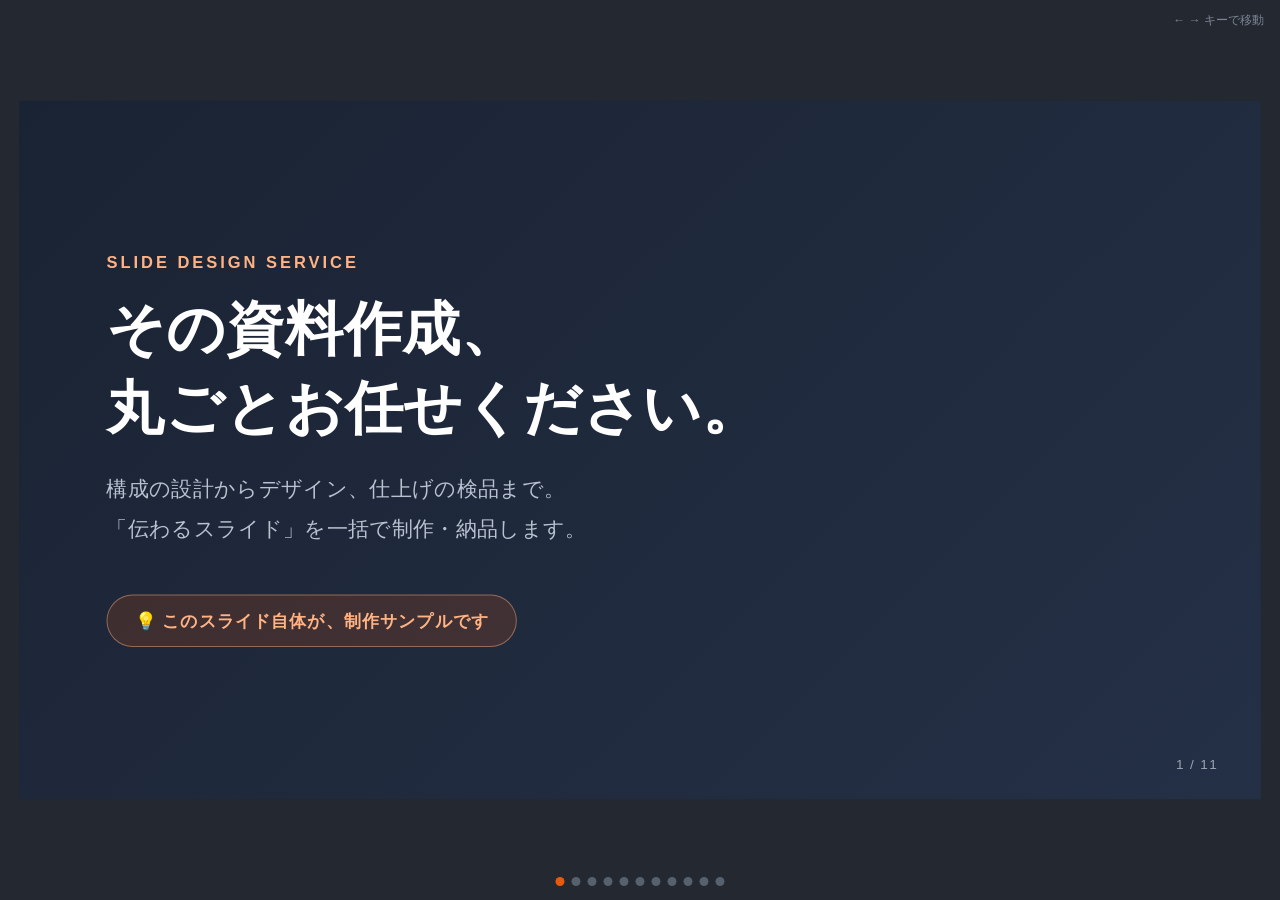
<file: works/slide-deck/index.html>
<!DOCTYPE html>
<html lang="ja">
<head>
<meta charset="UTF-8">
<meta name="viewport" content="width=device-width, initial-scale=1.0">
<title>スライド作成代行｜サービス紹介</title>
<style>
  :root{
    --ink:#1a2333;
    --sub:#5a6678;
    --accent:#e8590c;
    --accent-soft:#fff0e6;
    --bg:#f7f8fa;
    --card:#ffffff;
    --line:#e3e7ee;
  }
  *{margin:0;padding:0;box-sizing:border-box;}
  html,body{height:100%;background:#242830;font-family:"Hiragino Sans","Hiragino Kaku Gothic ProN","Yu Gothic",sans-serif;overflow:hidden;}
  #stage{position:fixed;inset:0;display:flex;align-items:center;justify-content:center;}
  .deck{width:1280px;height:720px;position:relative;transform-origin:center center;}
  .slide{
    position:absolute;inset:0;background:var(--bg);color:var(--ink);
    display:none;flex-direction:column;padding:70px 90px;overflow:hidden;
  }
  .slide.active{display:flex;}
  .kicker{
    font-size:17px;font-weight:700;letter-spacing:.18em;color:var(--accent);
    margin-bottom:18px;text-transform:uppercase;
  }
  h1{font-size:54px;line-height:1.35;font-weight:800;letter-spacing:.01em;}
  h2{font-size:42px;line-height:1.4;font-weight:800;margin-bottom:14px;}
  .lead{font-size:22px;color:var(--sub);line-height:1.9;margin-top:22px;}
  .num{
    position:absolute;bottom:28px;right:44px;font-size:14px;color:#9aa4b2;
    font-variant-numeric:tabular-nums;letter-spacing:.1em;
  }
  .brand{position:absolute;bottom:28px;left:44px;font-size:13px;color:#9aa4b2;letter-spacing:.08em;}
  .grow{flex:1;display:flex;flex-direction:column;justify-content:center;}
  /* cards */
  .cards{display:flex;gap:26px;margin-top:44px;}
  .card{
    flex:1;background:var(--card);border:1px solid var(--line);border-radius:16px;
    padding:34px 30px;box-shadow:0 2px 10px rgba(26,35,51,.05);
  }
  .card .icon{
    width:52px;height:52px;border-radius:12px;background:var(--accent-soft);
    display:flex;align-items:center;justify-content:center;font-size:26px;margin-bottom:20px;
  }
  .card h3{font-size:23px;font-weight:800;margin-bottom:12px;line-height:1.5;}
  .card p{font-size:17px;color:var(--sub);line-height:1.85;}
  /* steps */
  .steps{display:flex;gap:0;margin-top:48px;align-items:stretch;}
  .step{flex:1;position:relative;background:var(--card);border:1px solid var(--line);border-radius:14px;padding:26px 20px;margin-right:34px;}
  .step:last-child{margin-right:0;}
  .step:not(:last-child)::after{
    content:"›";position:absolute;right:-27px;top:50%;transform:translateY(-50%);
    font-size:30px;color:#c3cad4;font-weight:700;
  }
  .step .no{font-size:14px;font-weight:800;color:var(--accent);letter-spacing:.12em;margin-bottom:10px;}
  .step h3{font-size:19px;font-weight:800;margin-bottom:8px;}
  .step p{font-size:14.5px;color:var(--sub);line-height:1.7;}
  /* cover */
  .cover{background:linear-gradient(135deg,#1a2333 0%,#243046 100%);color:#fff;justify-content:center;}
  .cover .kicker{color:#ffb385;}
  .cover h1{color:#fff;font-size:60px;}
  .cover .lead{color:#b8c2d0;}
  .cover .badge{
    display:inline-block;margin-top:46px;background:rgba(232,89,12,.16);border:1px solid rgba(255,179,133,.45);
    color:#ffb385;font-size:18px;font-weight:700;padding:14px 28px;border-radius:999px;letter-spacing:.04em;
  }
  /* big statement */
  .statement{justify-content:center;text-align:center;align-items:center;}
  .statement h2{font-size:50px;}
  .statement .accent{color:var(--accent);}
  /* two-col */
  .cols{display:flex;gap:50px;margin-top:40px;align-items:flex-start;}
  .cols .col{flex:1;}
  ul.clean{list-style:none;}
  ul.clean li{
    font-size:20px;line-height:1.7;padding:16px 0 16px 40px;position:relative;border-bottom:1px solid var(--line);
  }
  ul.clean li::before{
    content:"✓";position:absolute;left:6px;color:var(--accent);font-weight:800;
  }
  /* principle grid */
  .grid4{display:grid;grid-template-columns:1fr 1fr;gap:22px;margin-top:42px;}
  .grid4 .cell{background:var(--card);border:1px solid var(--line);border-radius:14px;padding:26px 28px;display:flex;gap:20px;align-items:flex-start;}
  .grid4 .cell .icon{font-size:26px;background:var(--accent-soft);border-radius:10px;width:48px;height:48px;flex:none;display:flex;align-items:center;justify-content:center;}
  .grid4 .cell h3{font-size:20px;font-weight:800;margin-bottom:6px;}
  .grid4 .cell p{font-size:15.5px;color:var(--sub);line-height:1.75;}
  /* nav */
  #nav{
    position:fixed;bottom:14px;left:50%;transform:translateX(-50%);
    display:flex;gap:7px;z-index:10;
  }
  #nav .dot{width:9px;height:9px;border-radius:50%;background:#57606d;cursor:pointer;}
  #nav .dot.on{background:#e8590c;}
  .hint{position:fixed;top:12px;right:16px;color:#7c8595;font-size:12px;z-index:10;}
  /* ===== print / PDF ===== */
  @page{size:1280px 720px;margin:0;}
  @media print{
    html,body{overflow:visible;background:#fff;height:auto;}
    #stage{position:static;display:block;}
    .deck{width:1280px;height:auto;transform:none !important;}
    .slide{
      display:flex !important;position:relative;inset:auto;
      width:1280px;height:720px;page-break-after:always;break-after:page;
    }
    #nav,.hint{display:none !important;}
  }
</style>
</head>
<body>
<div id="stage"><div class="deck" id="deck">

  <!-- 1. 表紙 -->
  <section class="slide cover active">
    <div class="grow" style="align-items:flex-start;">
      <div class="kicker">SLIDE DESIGN SERVICE</div>
      <h1>その資料作成、<br>丸ごとお任せください。</h1>
      <p class="lead">構成の設計からデザイン、仕上げの検品まで。<br>「伝わるスライド」を一括で制作・納品します。</p>
      <div class="badge">💡 このスライド自体が、制作サンプルです</div>
    </div>
    <div class="num">1 / 11</div>
  </section>

  <!-- 2. 悩み -->
  <section class="slide">
    <div class="kicker">PROBLEM</div>
    <h2>こんなお悩み、ありませんか？</h2>
    <div class="grow">
      <div class="cards">
        <div class="card">
          <div class="icon">⏰</div>
          <h3>資料づくりで<br>半日つぶれる</h3>
          <p>本業に使うべき時間が、パワポとの格闘に消えていく。終わる頃にはヘトヘトに。</p>
        </div>
        <div class="card">
          <div class="icon">🎨</div>
          <h3>社内に「作れる人」が<br>いない</h3>
          <p>内容は固まっているのに、見栄えの整った資料に仕上げられる人がいない。</p>
        </div>
        <div class="card">
          <div class="icon">💸</div>
          <h3>外注は高くて、<br>直しが遅い</h3>
          <p>制作会社は見積りが高額。1箇所の修正に数日待たされることも。</p>
        </div>
      </div>
    </div>
    <div class="brand">スライド作成代行</div><div class="num">2 / 11</div>
  </section>

  <!-- 3. 結論 -->
  <section class="slide statement">
    <div class="kicker">SOLUTION</div>
    <h2>「伝わるスライド」を、<span class="accent">速く。</span></h2>
    <p class="lead">構成設計 → デザイン → 検品まで一括対応。<br>お渡しいただくのは「伝えたい内容」だけで大丈夫です。</p>
    <div class="brand">スライド作成代行</div><div class="num">3 / 11</div>
  </section>

  <!-- 4. 特徴1 -->
  <section class="slide">
    <div class="kicker">FEATURE 01</div>
    <h2>初稿までが、速い。</h2>
    <div class="grow">
      <p class="lead" style="margin-top:0;">AIを組み込んだ独自の制作フローで、従来の資料制作より大幅に短いリードタイムで初稿をお届けします。<br>お急ぎの登壇・商談にも、まずはご相談ください。</p>
      <div class="cards" style="margin-top:40px;">
        <div class="card">
          <div class="icon">⚡</div>
          <h3>制作フローを自動化</h3>
          <p>レイアウト調整や体裁チェックなど「時間を食う単純作業」を自動化し、中身の質に時間を使います。</p>
        </div>
        <div class="card">
          <div class="icon">📅</div>
          <h3>納期は事前に確約</h3>
          <p>ヒアリング時にスケジュールを提示し、合意した納期を守ります。進捗も随時ご報告します。</p>
        </div>
      </div>
    </div>
    <div class="brand">スライド作成代行</div><div class="num">4 / 11</div>
  </section>

  <!-- 5. 特徴2 -->
  <section class="slide">
    <div class="kicker">FEATURE 02</div>
    <h2>「1スライド＝1メッセージ」で、伝わる。</h2>
    <div class="grow">
      <div class="grid4">
        <div class="cell"><div class="icon">🎯</div><div><h3>情報を詰め込まない</h3><p>1枚に言いたいことは1つだけ。聞き手が迷わない構成に設計します。</p></div></div>
        <div class="cell"><div class="icon">📊</div><div><h3>文字より、図解</h3><p>文章の羅列は図・チャートに変換。パッと見て伝わる形にします。</p></div></div>
        <div class="cell"><div class="icon">🔍</div><div><h3>全枚数を検品</h3><p>文字のはみ出し・崩れ・表記ゆれを全スライドチェックしてから納品します。</p></div></div>
        <div class="cell"><div class="icon">🧭</div><div><h3>流れから設計</h3><p>いきなり作り始めず、「誰に・何を・どの順で」の構成案からご確認いただきます。</p></div></div>
      </div>
    </div>
    <div class="brand">スライド作成代行</div><div class="num">5 / 11</div>
  </section>

  <!-- 6. 特徴3 -->
  <section class="slide">
    <div class="kicker">FEATURE 03</div>
    <h2>修正のやり取りが、軽い。</h2>
    <div class="grow">
      <p class="lead" style="margin-top:0;">制作を内製フローで完結させているため、修正サイクルが速いのが強みです。<br>「ここの言い回しを変えたい」「この1枚だけ差し替えたい」に、すぐ対応します。</p>
      <div class="cards" style="margin-top:40px;">
        <div class="card">
          <div class="icon">💬</div>
          <h3>気軽に言える距離感</h3>
          <p>修正依頼はチャットで一言でOK。「言いづらいから妥協する」をなくします。</p>
        </div>
        <div class="card">
          <div class="icon">🔁</div>
          <h3>直しの往復が速い</h3>
          <p>軽微な修正は最短即日で反映。商談前日の「あと1枚だけ」にも対応できます。</p>
        </div>
      </div>
    </div>
    <div class="brand">スライド作成代行</div><div class="num">6 / 11</div>
  </section>

  <!-- 7. フロー -->
  <section class="slide">
    <div class="kicker">PROCESS</div>
    <h2>ご依頼から納品までの流れ</h2>
    <div class="grow">
      <div class="steps">
        <div class="step"><div class="no">STEP 1</div><h3>ヒアリング</h3><p>用途・聞き手・伝えたい結論を確認。メモや箇条書きのままで大丈夫です。</p></div>
        <div class="step"><div class="no">STEP 2</div><h3>構成案の確認</h3><p>スライドの流れ（目次案）を先にお見せし、方向性を合意してから作ります。</p></div>
        <div class="step"><div class="no">STEP 3</div><h3>初稿お届け</h3><p>全スライドをデザインまで仕上げた状態でお届けします。</p></div>
        <div class="step"><div class="no">STEP 4</div><h3>修正 → 納品</h3><p>フィードバックを反映して完成。納品形式はご相談ください（PDF等）。</p></div>
      </div>
      <p class="lead" style="font-size:18px;margin-top:36px;">※ 途中経過は随時共有します。「出来上がるまで見えない」不安はありません。</p>
    </div>
    <div class="brand">スライド作成代行</div><div class="num">7 / 11</div>
  </section>

  <!-- 8. 対応範囲 -->
  <section class="slide">
    <div class="kicker">SCOPE</div>
    <h2>対応できる資料</h2>
    <div class="grow">
      <div class="cols">
        <div class="col">
          <ul class="clean">
            <li>セミナー・研修・勉強会のスライド</li>
            <li>営業資料・サービス提案書</li>
            <li>会社説明・採用ピッチ資料</li>
          </ul>
        </div>
        <div class="col">
          <ul class="clean">
            <li>登壇・プレゼン用スライド</li>
            <li>既存資料のデザイン刷新</li>
            <li>マニュアル・説明資料の図解化</li>
          </ul>
        </div>
      </div>
      <p class="lead" style="font-size:18px;margin-top:36px;">上記以外も、まずはお気軽にご相談ください。</p>
    </div>
    <div class="brand">スライド作成代行</div><div class="num">8 / 11</div>
  </section>

  <!-- 9. デザイン原則 -->
  <section class="slide">
    <div class="kicker">QUALITY</div>
    <h2>品質を支える、4つのデザイン原則</h2>
    <div class="grow">
      <div class="grid4">
        <div class="cell"><div class="icon">⬜</div><div><h3>余白で読ませる</h3><p>詰め込まず、視線が自然に流れる余白を設計します。</p></div></div>
        <div class="cell"><div class="icon">🔠</div><div><h3>情報に階層をつける</h3><p>見出し・本文・補足のメリハリで、3秒で要点が掴めるように。</p></div></div>
        <div class="cell"><div class="icon">🎨</div><div><h3>色は絞って使う</h3><p>基本色＋強調色のみ。派手さではなく「見やすさ」を優先します。</p></div></div>
        <div class="cell"><div class="icon">🔢</div><div><h3>数字と図で語る</h3><p>主張には根拠を。データは表よりグラフ・図解で示します。</p></div></div>
      </div>
    </div>
    <div class="brand">スライド作成代行</div><div class="num">9 / 11</div>
  </section>

  <!-- 10. 料金 -->
  <section class="slide">
    <div class="kicker">PRICE</div>
    <h2>料金・納期について</h2>
    <div class="grow">
      <p class="lead" style="margin-top:0;">枚数・内容・素材の有無によって最適なお見積りをご提案します。<br>「だいたいこんな内容で、何枚くらい」の概要だけで概算をお出しできます。</p>
      <div class="cards" style="margin-top:40px;">
        <div class="card">
          <div class="icon">📩</div>
          <h3>お見積りは無料</h3>
          <p>ご相談・お見積りに費用はかかりません。比較検討の材料としてもどうぞ。</p>
        </div>
        <div class="card">
          <div class="icon">🤝</div>
          <h3>追加費用は事前合意</h3>
          <p>作業範囲が変わる場合は必ず事前にご相談。「あとから請求」は行いません。</p>
        </div>
      </div>
    </div>
    <div class="brand">スライド作成代行</div><div class="num">10 / 11</div>
  </section>

  <!-- 11. CTA -->
  <section class="slide cover statement">
    <div class="kicker" style="color:#ffb385;">CONTACT</div>
    <h2 style="color:#fff;">まずは、メッセージで<br>お気軽にご相談ください。</h2>
    <p class="lead">「こんな資料を作りたい」の一言で大丈夫です。<br>このスライドと同じ品質で、あなたの資料をお作りします。</p>
    <div class="num">11 / 11</div>
  </section>

</div></div>

<div id="nav"></div>
<div class="hint">← → キーで移動</div>

<script>
  const slides=[...document.querySelectorAll('.slide')];
  const nav=document.getElementById('nav');
  let cur=0;
  slides.forEach((_,i)=>{
    const d=document.createElement('div');
    d.className='dot'+(i===0?' on':'');
    d.onclick=()=>go(i);
    nav.appendChild(d);
  });
  const dots=[...nav.children];
  function go(i){
    if(i<0||i>=slides.length)return;
    slides[cur].classList.remove('active');dots[cur].classList.remove('on');
    cur=i;
    slides[cur].classList.add('active');dots[cur].classList.add('on');
  }
  document.addEventListener('keydown',e=>{
    if(e.key==='ArrowRight'||e.key===' ')go(cur+1);
    if(e.key==='ArrowLeft')go(cur-1);
  });
  document.getElementById('stage').addEventListener('click',e=>{
    if(e.target.closest('#nav'))return;
    go(e.clientX>innerWidth/2?cur+1:cur-1);
  });
  function fit(){
    const s=Math.min(innerWidth/1280,innerHeight/720)*0.97;
    document.getElementById('deck').style.transform=`scale(${s})`;
  }
  fit();addEventListener('resize',fit);
</script>
</body>
</html>
</file>
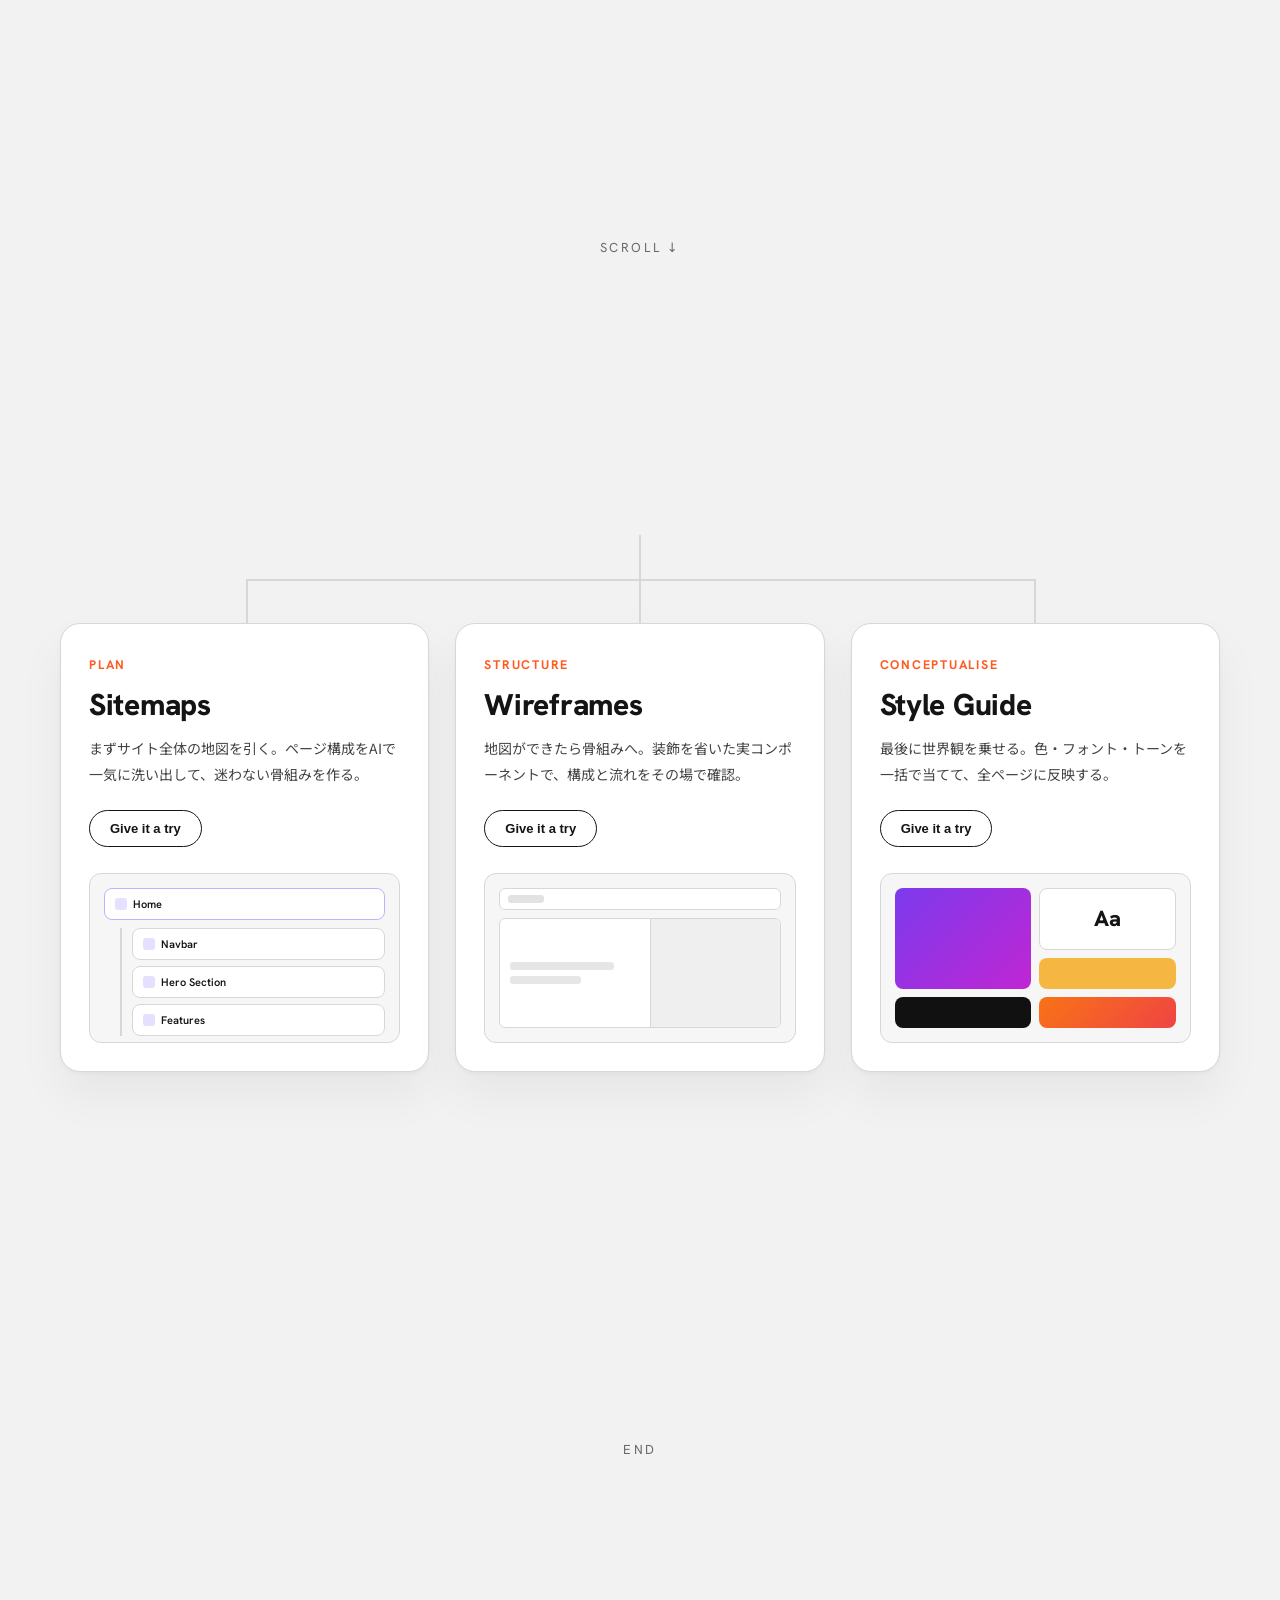
<file: cards-proto.html>
<!DOCTYPE html>
<!-- _AI_ 実験台：relume風「3カード＋ツリー線」セクション試作（2026-07-08）ダミー文言 -->
<html lang="ja">
<head>
<meta charset="UTF-8">
<meta name="viewport" content="width=device-width, initial-scale=1.0">
<title>Cards Proto — RUKA</title>
<link rel="preconnect" href="https://fonts.googleapis.com">
<link rel="preconnect" href="https://fonts.gstatic.com" crossorigin>
<link href="https://fonts.googleapis.com/css2?family=Hanken+Grotesk:wght@400;500;600;700;800&family=Noto+Sans+JP:wght@400;500;700&display=swap" rel="stylesheet">
<style>
  :root{
    --paper:#f2f2f2; --ink:#141414; --sub:#6b6b6b; --line:#d7d7d7; --card:#fff;
    --accent:#ff5a1f; --wire:#8b7bff;
    --ease:cubic-bezier(.22,1,.36,1);
    --font-en:"Hanken Grotesk",system-ui,sans-serif;
    --font-jp:"Noto Sans JP",system-ui,sans-serif;
  }
  *{margin:0;padding:0;box-sizing:border-box;}
  html,body{background:var(--paper);color:var(--ink);font-family:var(--font-en);-webkit-font-smoothing:antialiased;}
  body{overflow-x:hidden;}
  .spacer{height:55vh; display:grid; place-items:center; color:var(--sub); font-size:13px; letter-spacing:.2em; text-transform:uppercase;}

  .cards{ max-width:1240px; margin:0 auto; padding:40px 40px 130px; position:relative; }

  /* ===== ツリー線（CSSライン＋scaleで描画） ===== */
  .tree{ position:relative; height:88px; }
  .tree .ln{ position:absolute; background:var(--line); }
  .trunk{ top:0; left:50%; width:2px; height:44px; transform:translateX(-50%) scaleY(0); transform-origin:top center;
          transition:transform .5s var(--ease); }
  .branch{ top:44px; left:16%; right:16%; height:2px; transform:scaleX(0); transform-origin:center;
           transition:transform .7s var(--ease) .35s; }
  .drop{ top:44px; width:2px; height:44px; transform:scaleY(0); transform-origin:top center; }
  .drop.d1{ left:16%; transition:transform .4s var(--ease) .95s; }
  .drop.d2{ left:50%; transform:translateX(-50%) scaleY(0); transition:transform .4s var(--ease) 1.05s; }
  .drop.d3{ left:84%; transition:transform .4s var(--ease) 1.15s; }

  .cards.in .trunk{ transform:translateX(-50%) scaleY(1); }
  .cards.in .branch{ transform:scaleX(1); }
  .cards.in .drop.d1{ transform:scaleY(1); }
  .cards.in .drop.d2{ transform:translateX(-50%) scaleY(1); }
  .cards.in .drop.d3{ transform:scaleY(1); }

  /* ===== 3カード ===== */
  .grid{ display:grid; grid-template-columns:repeat(3,1fr); gap:26px; }
  .ccard{
    background:var(--card); border:1px solid var(--line); border-radius:20px; padding:32px 28px 28px;
    display:flex; flex-direction:column; box-shadow:0 2px 4px rgba(0,0,0,.03), 0 24px 48px rgba(0,0,0,.05);
    opacity:0; transform:translateY(40px); transition:opacity .7s var(--ease), transform .7s var(--ease);
  }
  .cards.in .ccard{ opacity:1; transform:none; }
  /* 線が各カードに届いてから立ち上がる（drop d1〜d3完了後） */
  .cards.in .ccard:nth-child(1){ transition-delay:1.20s; }
  .cards.in .ccard:nth-child(2){ transition-delay:1.33s; }
  .cards.in .ccard:nth-child(3){ transition-delay:1.46s; }

  .eyebrow{ font-size:12.5px; letter-spacing:.14em; text-transform:uppercase; font-weight:700; color:var(--accent); margin-bottom:12px; }
  .ccard h3{ font-size:30px; font-weight:800; letter-spacing:-.01em; margin-bottom:12px; }
  .ccard .desc{ font-family:var(--font-jp); font-size:14px; line-height:1.85; color:#444; margin-bottom:22px; }
  .try{ align-self:flex-start; font-size:13px; font-weight:700; padding:10px 20px; border-radius:999px;
        border:1px solid var(--ink); background:transparent; color:var(--ink); cursor:pointer;
        transition:background .3s var(--ease), color .3s var(--ease); margin-bottom:26px; }
  .try:hover{ background:var(--ink); color:#fff; }

  /* ミニプレビュー */
  .pv{ margin-top:auto; background:#f6f6f6; border:1px solid var(--line); border-radius:12px; padding:14px; height:170px; overflow:hidden; }

  /* サイトマップ・ツリー（カード1） */
  .sm{ display:flex; flex-direction:column; gap:8px; }
  .sm .node{ background:#fff; border:1px solid var(--line); border-radius:8px; padding:8px 10px; font-size:11px; font-weight:600; display:flex; align-items:center; gap:6px; }
  .sm .node.root{ border-color:#bcb3ff; }
  .sm .kids{ margin-left:16px; display:flex; flex-direction:column; gap:6px; border-left:2px solid var(--line); padding-left:10px; }
  .sm .dot{ width:12px; height:12px; border-radius:3px; background:#e4e0ff; display:inline-block; }

  /* ワイヤーフレーム（カード2） */
  .wf{ display:flex; flex-direction:column; gap:8px; height:100%; }
  .wf .bar{ background:#fff; border:1px solid var(--line); border-radius:6px; }
  .wf .top{ height:22px; display:flex; align-items:center; padding:0 8px; }
  .wf .top::before{ content:""; width:36px; height:8px; background:#e2e2e2; border-radius:3px; }
  .wf .hero{ flex:1; background:#fff; border:1px solid var(--line); border-radius:6px; display:flex; }
  .wf .hero .l{ flex:1; padding:10px; display:flex; flex-direction:column; gap:6px; justify-content:center; }
  .wf .hero .l i{ height:8px; background:#e6e6e6; border-radius:3px; display:block; }
  .wf .hero .l i:nth-child(1){ width:80%; } .wf .hero .l i:nth-child(2){ width:55%; }
  .wf .hero .r{ flex:1; background:#efefef; border-left:1px solid var(--line); border-radius:0 6px 6px 0; }

  /* スタイルガイド（カード3） */
  .sg{ display:grid; grid-template-columns:1fr 1fr; gap:8px; height:100%; }
  .sg .swatch{ border-radius:8px; }
  .sg .s1{ background:linear-gradient(135deg,#7c3aed,#c026d3); grid-row:span 2; }
  .sg .s2{ background:#111; } .sg .s3{ background:#f5b642; }
  .sg .s4{ background:linear-gradient(135deg,#f97316,#ef4444); }
  .sg .type{ background:#fff; border:1px solid var(--line); border-radius:8px; display:grid; place-items:center; font-size:22px; font-weight:800; color:var(--ink); }

  @media (max-width:860px){
    .grid{ grid-template-columns:1fr; gap:44px; }
    .tree{ display:none; }   /* 縦積みでは線を隠す */
    .ccard{ transform:translateY(30px); }
  }
  @media (prefers-reduced-motion:reduce){
    .ccard{ opacity:1; transform:none; }
    .ln{ transform:none !important; }
  }
</style>
</head>
<body>

<div class="spacer">Scroll ↓</div>

<section class="cards" id="cards">
  <!-- ツリー線 -->
  <div class="tree">
    <div class="ln trunk"></div>
    <div class="ln branch"></div>
    <div class="ln drop d1"></div>
    <div class="ln drop d2"></div>
    <div class="ln drop d3"></div>
  </div>

  <div class="grid">
    <!-- カード1：Plan / Sitemaps -->
    <article class="ccard">
      <div class="eyebrow">Plan</div>
      <h3>Sitemaps</h3>
      <p class="desc">まずサイト全体の地図を引く。ページ構成をAIで一気に洗い出して、迷わない骨組みを作る。</p>
      <button class="try">Give it a try</button>
      <div class="pv">
        <div class="sm">
          <div class="node root"><span class="dot"></span>Home</div>
          <div class="kids">
            <div class="node"><span class="dot"></span>Navbar</div>
            <div class="node"><span class="dot"></span>Hero Section</div>
            <div class="node"><span class="dot"></span>Features</div>
          </div>
        </div>
      </div>
    </article>

    <!-- カード2：Structure / Wireframes -->
    <article class="ccard">
      <div class="eyebrow">Structure</div>
      <h3>Wireframes</h3>
      <p class="desc">地図ができたら骨組みへ。装飾を省いた実コンポーネントで、構成と流れをその場で確認。</p>
      <button class="try">Give it a try</button>
      <div class="pv">
        <div class="wf">
          <div class="bar top"></div>
          <div class="hero"><div class="l"><i></i><i></i></div><div class="r"></div></div>
        </div>
      </div>
    </article>

    <!-- カード3：Conceptualise / Style Guide -->
    <article class="ccard">
      <div class="eyebrow">Conceptualise</div>
      <h3>Style Guide</h3>
      <p class="desc">最後に世界観を乗せる。色・フォント・トーンを一括で当てて、全ページに反映する。</p>
      <button class="try">Give it a try</button>
      <div class="pv">
        <div class="sg">
          <div class="swatch s1"></div>
          <div class="type">Aa</div>
          <div class="swatch s3"></div>
          <div class="swatch s2"></div>
          <div class="swatch s4"></div>
        </div>
      </div>
    </article>
  </div>
</section>

<div class="spacer">End</div>

<script>
  const io = new IntersectionObserver((entries)=>{
    entries.forEach(e=>{ if(e.isIntersecting){ e.target.classList.add("in"); io.unobserve(e.target); } });
  }, { threshold:.25 });
  io.observe(document.getElementById("cards"));
</script>
</body>
</html>
</file>
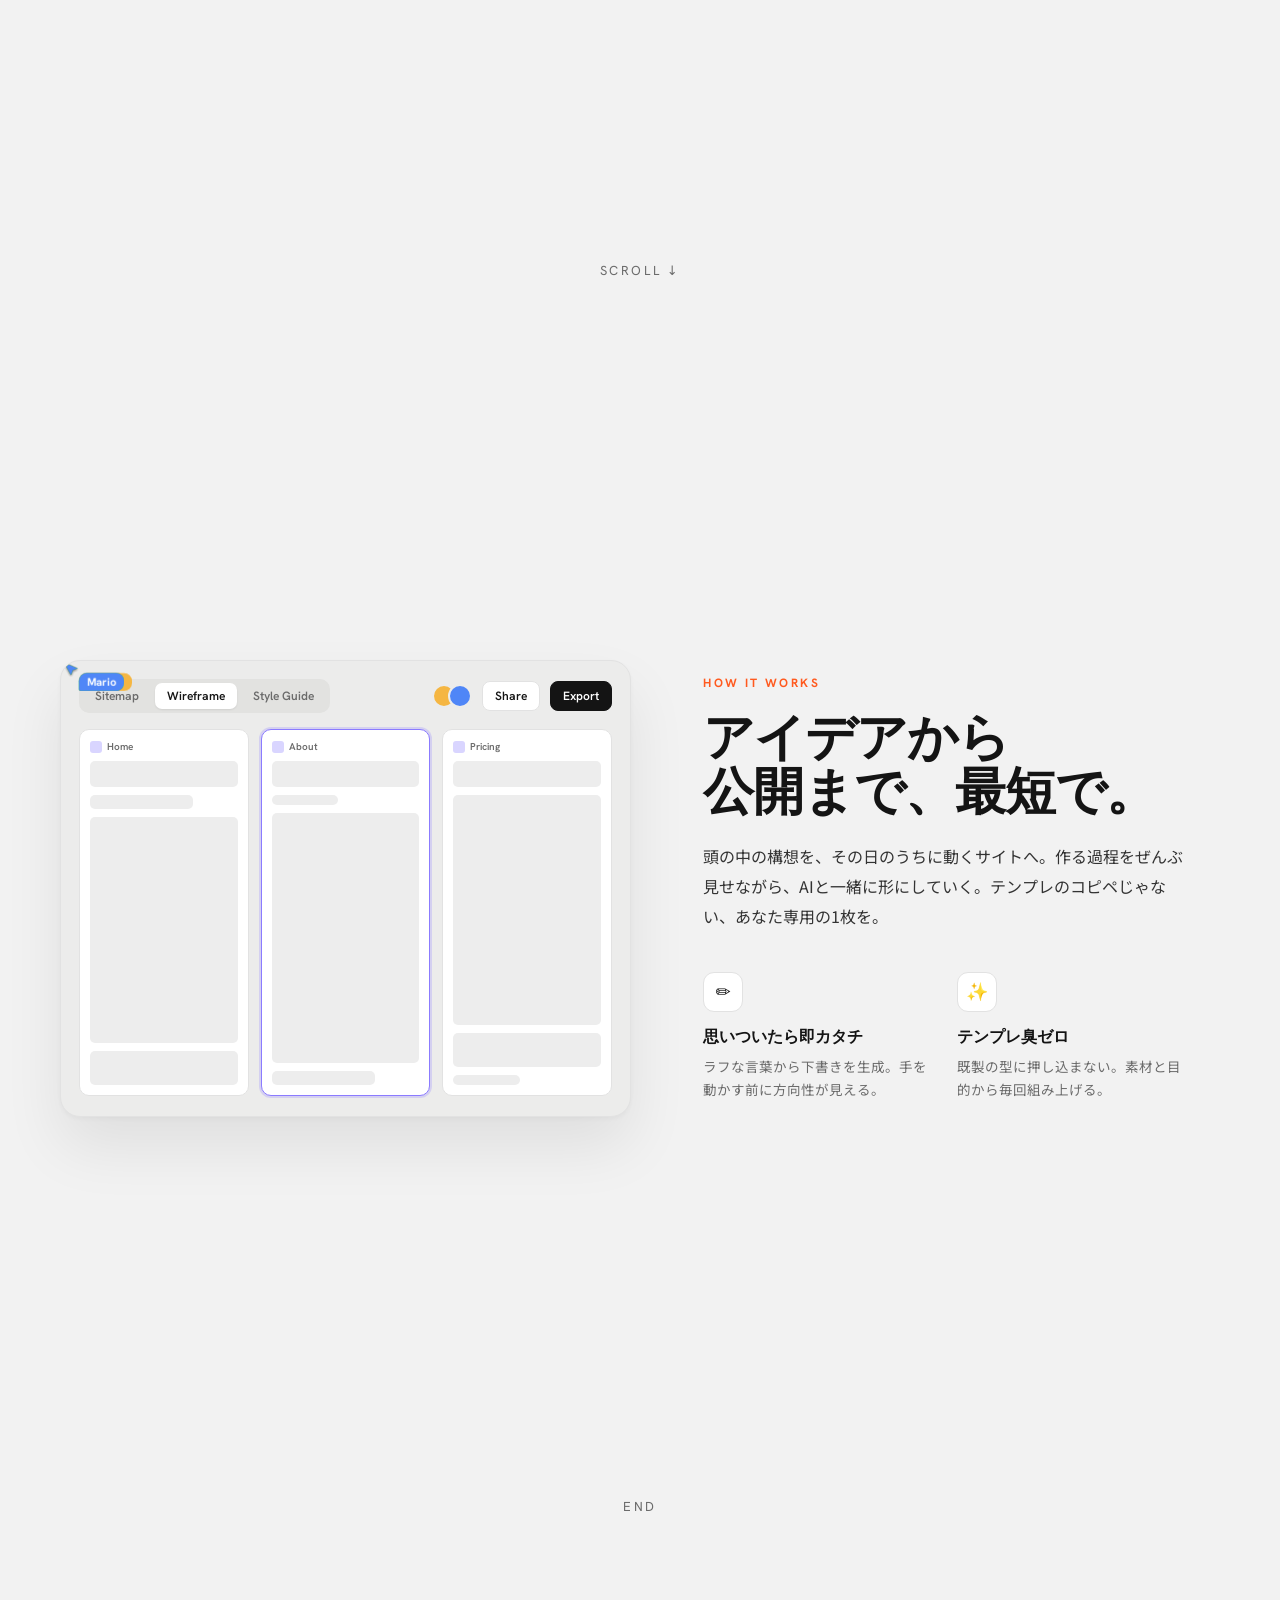
<file: section-proto.html>
<!DOCTYPE html>
<!-- _AI_ 実験台：relume風「左UIモック＋協働カーソル / 右テキスト」セクション試作（2026-07-08）ダミー文言 -->
<html lang="ja">
<head>
<meta charset="UTF-8">
<meta name="viewport" content="width=device-width, initial-scale=1.0">
<title>Section Proto — RUKA</title>
<link rel="preconnect" href="https://fonts.googleapis.com">
<link rel="preconnect" href="https://fonts.gstatic.com" crossorigin>
<link href="https://fonts.googleapis.com/css2?family=Hanken+Grotesk:wght@400;500;600;700;800&family=Noto+Sans+JP:wght@400;500;700&display=swap" rel="stylesheet">
<style>
  :root{
    --paper:#f2f2f2; --ink:#141414; --sub:#6b6b6b; --line:#e2e2e2;
    --panel:#ececeb; --card:#fff; --accent:#ff5a1f;
    --ease:cubic-bezier(.22,1,.36,1);
    --font-en:"Hanken Grotesk",system-ui,sans-serif;
    --font-jp:"Noto Sans JP",system-ui,sans-serif;
  }
  *{margin:0;padding:0;box-sizing:border-box;}
  html,body{background:var(--paper);color:var(--ink);font-family:var(--font-en);-webkit-font-smoothing:antialiased;}
  body{overflow-x:hidden;}
  .spacer{height:60vh; display:grid; place-items:center; color:var(--sub); font-size:13px; letter-spacing:.2em; text-transform:uppercase;}

  .section{
    max-width:1240px; margin:0 auto; padding:120px 40px;
    display:grid; grid-template-columns:1.05fr .95fr; gap:72px; align-items:center;
  }

  /* ===== 左：プロダクトUIモック ===== */
  .mock{
    position:relative; border-radius:20px; background:var(--panel);
    border:1px solid var(--line); padding:18px; aspect-ratio:5/4; overflow:hidden;
    box-shadow:0 2px 4px rgba(0,0,0,.03), 0 30px 60px rgba(0,0,0,.08);
  }
  .mock-bar{ display:flex; align-items:center; justify-content:space-between; margin-bottom:16px; }
  .tabs{ display:flex; gap:4px; background:#e2e2e0; padding:4px; border-radius:10px; }
  .tabs span{ font-size:12px; font-weight:600; color:var(--sub); padding:5px 12px; border-radius:7px; }
  .tabs span.active{ background:#fff; color:var(--ink); box-shadow:0 1px 2px rgba(0,0,0,.08); }
  .bar-right{ display:flex; align-items:center; gap:10px; }
  .avatars{ display:flex; }
  .avatars i{ width:24px; height:24px; border-radius:50%; border:2px solid var(--panel); margin-left:-8px; display:block; }
  .avatars i:nth-child(1){ background:#f5b642; margin-left:0; }
  .avatars i:nth-child(2){ background:#4f86f7; }
  .btn{ font-size:12px; font-weight:600; padding:6px 12px; border-radius:8px; border:1px solid var(--line); background:#fff; color:var(--ink); }
  .btn.dark{ background:var(--ink); color:#fff; border-color:var(--ink); }

  /* ワイヤーフレーム3面 */
  .frames{ display:grid; grid-template-columns:repeat(3,1fr); gap:12px; height:calc(100% - 52px); }
  .frame{ background:#fff; border:1px solid var(--line); border-radius:10px; padding:10px; display:flex; flex-direction:column; gap:8px; }
  .frame.sel{ border-color:#8b7bff; box-shadow:0 0 0 2px rgba(139,123,255,.25); }
  .blk{ background:#ededed; border-radius:5px; }
  .blk.h{ height:26px; } .blk.m{ height:14px; width:70%; } .blk.s{ height:10px; width:45%; }
  .blk.box{ flex:1; min-height:40px; } .blk.row{ height:34px; }
  .frame-cap{ font-size:10px; font-weight:600; color:var(--sub); display:flex; align-items:center; gap:5px; }
  .frame-cap b{ width:12px; height:12px; border-radius:3px; background:#d9d5ff; display:inline-block; }

  /* ===== 漂う協働カーソル ===== */
  .cursor{ position:absolute; top:0; left:0; z-index:5; display:flex; align-items:flex-start; gap:0; pointer-events:none; will-change:transform; }
  .cursor svg{ width:20px; height:20px; filter:drop-shadow(0 1px 1px rgba(0,0,0,.2)); }
  .cursor .tag{ font-size:11px; font-weight:700; color:#fff; padding:2px 8px; border-radius:8px 8px 8px 2px; margin-top:12px; margin-left:-2px; white-space:nowrap; }
  .c-jessica{ animation:driftA 11s var(--ease) infinite; }
  .c-jessica .tag{ background:#f5b642; } .c-jessica svg path{ fill:#f5b642; }
  .c-guest{ animation:driftB 13s var(--ease) infinite; }
  .c-guest .tag{ background:#2fbf6b; } .c-guest svg path{ fill:#2fbf6b; }
  .c-mario{ animation:driftC 15s var(--ease) infinite; }
  .c-mario .tag{ background:#4f86f7; } .c-mario svg path{ fill:#4f86f7; }

  @keyframes driftA{ 0%{transform:translate(40px,60px);} 25%{transform:translate(150px,120px);} 55%{transform:translate(90px,220px);} 80%{transform:translate(200px,170px);} 100%{transform:translate(40px,60px);} }
  @keyframes driftB{ 0%{transform:translate(260px,90px);} 30%{transform:translate(180px,200px);} 60%{transform:translate(300px,250px);} 100%{transform:translate(260px,90px);} }
  @keyframes driftC{ 0%{transform:translate(150px,260px);} 35%{transform:translate(70px,140px);} 70%{transform:translate(230px,80px);} 100%{transform:translate(150px,260px);} }

  /* ===== 右：テキスト ===== */
  .copy{ max-width:480px; }
  .eyebrow{ font-size:12px; letter-spacing:.2em; text-transform:uppercase; font-weight:700; color:var(--accent); margin-bottom:20px; }
  .copy h2{ font-size:clamp(34px,4vw,52px); line-height:1.05; letter-spacing:-.02em; font-weight:800; margin-bottom:22px; }
  .copy p{ font-family:var(--font-jp); font-size:16px; line-height:1.9; color:#333; margin-bottom:40px; }
  .feats{ display:grid; grid-template-columns:1fr 1fr; gap:28px; }
  .feat .ico{ width:40px; height:40px; border-radius:11px; background:#fff; border:1px solid var(--line); display:grid; place-items:center; font-size:18px; margin-bottom:14px; }
  .feat h3{ font-size:16px; font-weight:700; margin-bottom:7px; }
  .feat p{ font-size:13.5px; line-height:1.75; margin:0; color:var(--sub); }

  /* ===== スクロール登場 ===== */
  [data-in]{ opacity:0; transform:translateY(30px); transition:opacity .8s var(--ease), transform .8s var(--ease); }
  [data-in].in{ opacity:1; transform:none; }
  [data-in].d1{ transition-delay:.08s; } [data-in].d2{ transition-delay:.16s; } [data-in].d3{ transition-delay:.24s; }

  @media (max-width:900px){
    .section{ grid-template-columns:1fr; gap:44px; padding:80px 24px; }
    .feats{ gap:20px; }
  }
  @media (prefers-reduced-motion:reduce){ .cursor{ animation:none; } [data-in]{ opacity:1; transform:none; } }
</style>
</head>
<body>

<div class="spacer">Scroll ↓</div>

<section class="section">
  <!-- 左：UIモック -->
  <div class="mock" data-in>
    <div class="mock-bar">
      <div class="tabs"><span>Sitemap</span><span class="active">Wireframe</span><span>Style&nbsp;Guide</span></div>
      <div class="bar-right">
        <div class="avatars"><i></i><i></i></div>
        <span class="btn">Share</span><span class="btn dark">Export</span>
      </div>
    </div>
    <div class="frames">
      <div class="frame">
        <div class="frame-cap"><b></b>Home</div>
        <div class="blk h"></div><div class="blk m"></div><div class="blk box"></div><div class="blk row"></div>
      </div>
      <div class="frame sel">
        <div class="frame-cap"><b></b>About</div>
        <div class="blk h"></div><div class="blk s"></div><div class="blk box"></div><div class="blk m"></div>
      </div>
      <div class="frame">
        <div class="frame-cap"><b></b>Pricing</div>
        <div class="blk h"></div><div class="blk box"></div><div class="blk row"></div><div class="blk s"></div>
      </div>
    </div>

    <!-- 漂うカーソル -->
    <div class="cursor c-jessica"><svg viewBox="0 0 24 24"><path d="M4 2l16 7-6 2-2 6z"/></svg><span class="tag">Jessica</span></div>
    <div class="cursor c-guest"><svg viewBox="0 0 24 24"><path d="M4 2l16 7-6 2-2 6z"/></svg><span class="tag">Guest</span></div>
    <div class="cursor c-mario"><svg viewBox="0 0 24 24"><path d="M4 2l16 7-6 2-2 6z"/></svg><span class="tag">Mario</span></div>
  </div>

  <!-- 右：テキスト（※ダミー文言・後で差し替え） -->
  <div class="copy">
    <div class="eyebrow" data-in>How it works</div>
    <h2 data-in class="d1">アイデアから<br>公開まで、最短で。</h2>
    <p data-in class="d1">頭の中の構想を、その日のうちに動くサイトへ。作る過程をぜんぶ見せながら、AIと一緒に形にしていく。テンプレのコピペじゃない、あなた専用の1枚を。</p>
    <div class="feats">
      <div class="feat" data-in>
        <div class="ico">✏️</div>
        <h3>思いついたら即カタチ</h3>
        <p>ラフな言葉から下書きを生成。手を動かす前に方向性が見える。</p>
      </div>
      <div class="feat d1" data-in>
        <div class="ico">✨</div>
        <h3>テンプレ臭ゼロ</h3>
        <p>既製の型に押し込まない。素材と目的から毎回組み上げる。</p>
      </div>
    </div>
  </div>
</section>

<div class="spacer">End</div>

<script>
  // スクロールで登場（IntersectionObserver）
  const io = new IntersectionObserver((entries)=>{
    entries.forEach(e=>{ if(e.isIntersecting){ e.target.classList.add("in"); io.unobserve(e.target); } });
  }, { threshold:.2 });
  document.querySelectorAll("[data-in]").forEach(el=>io.observe(el));
</script>
</body>
</html>
</file>
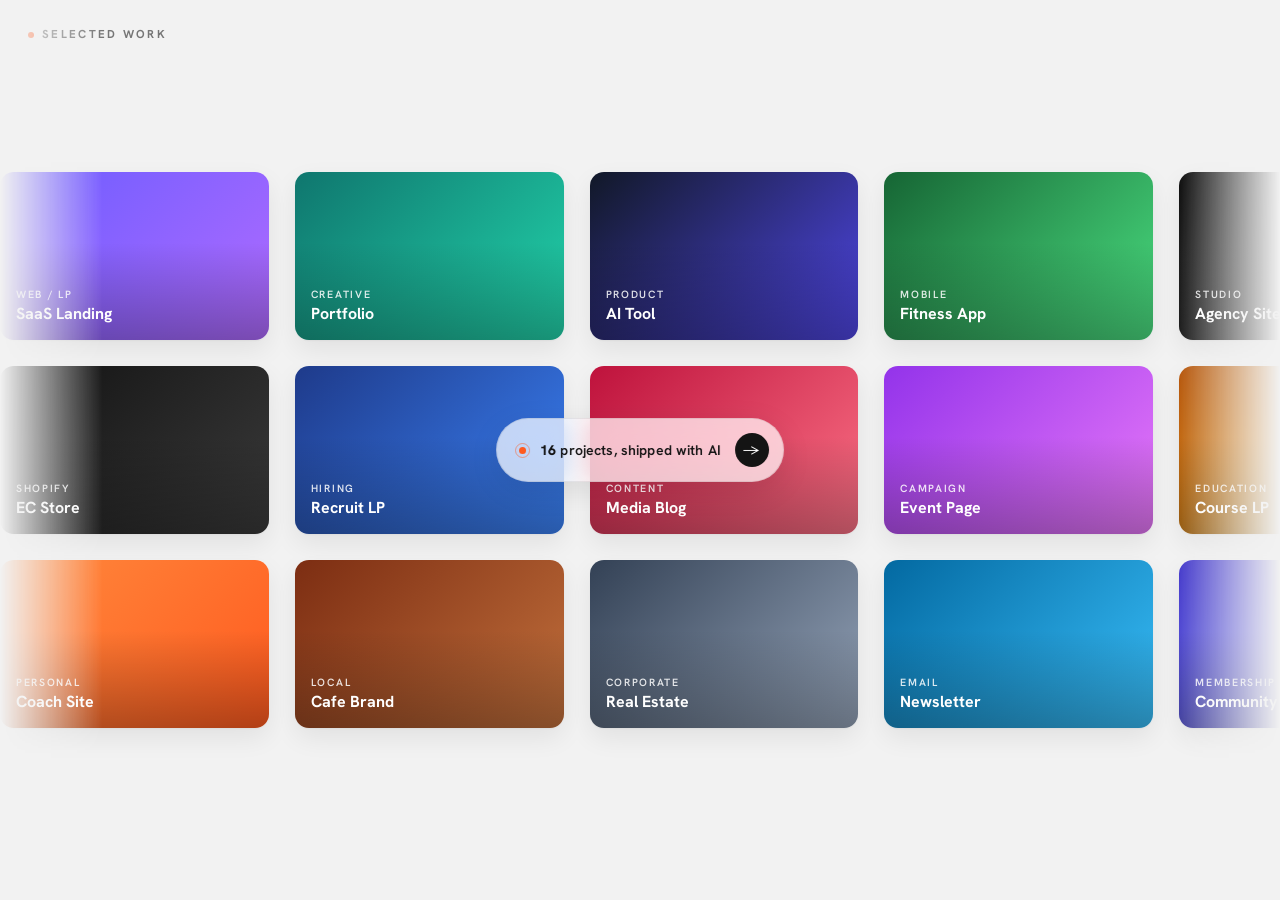
<file: showcase-proto.html>
<!DOCTYPE html>
<!-- _AI_ 実験台：relume風 流れるショーケース試作 v2（2026-07-08）横流し・ホバー拡大＆他を暗く・ダミー素材 -->
<html lang="ja">
<head>
<meta charset="UTF-8">
<meta name="viewport" content="width=device-width, initial-scale=1.0">
<title>Showcase Proto — RUKA</title>
<link rel="preconnect" href="https://fonts.googleapis.com">
<link rel="preconnect" href="https://fonts.gstatic.com" crossorigin>
<link href="https://fonts.googleapis.com/css2?family=Hanken+Grotesk:wght@400;500;600;700;800&family=Noto+Sans+JP:wght@500;700&display=swap" rel="stylesheet">
<style>
  :root{
    --paper:#f2f2f2;
    --ink:#141414;
    --sub:#767676;
    --card:#ffffff;
    --accent:#ff5a1f;
    --ease:cubic-bezier(.22,1,.36,1);
    --font-en:"Hanken Grotesk",system-ui,sans-serif;
    --font-jp:"Noto Sans JP",system-ui,sans-serif;
  }
  *{margin:0;padding:0;box-sizing:border-box;}
  html,body{background:var(--paper);color:var(--ink);font-family:var(--font-en);-webkit-font-smoothing:antialiased;}
  body{overflow-x:hidden;}

  /* ===== セクション枠：左右端だけクリップ＆フェード（拡大は縦に逃がす） ===== */
  .showcase{
    position:relative;
    height:100vh;
    min-height:620px;
    width:100%;
    overflow:hidden;                 /* 横マーキーの端を切る */
    display:flex;
    flex-direction:column;
    justify-content:center;          /* 上下に余白＝拡大しても切れない */
    gap:26px;
    padding-block:64px;
    -webkit-mask-image:linear-gradient(to right, transparent 0%, #000 8%, #000 92%, transparent 100%);
    mask-image:linear-gradient(to right, transparent 0%, #000 8%, #000 92%, transparent 100%);
  }

  /* ===== 行（横に流れるトラック） ===== */
  .row{ width:100%; overflow:visible; }   /* ← 行はクリップしない＝拡大カードが切れない */
  .row-track{
    display:flex;
    gap:26px;
    width:max-content;
    will-change:transform;
    animation:flowLeft var(--dur,50s) linear infinite;
  }
  .row:nth-child(even) .row-track{ animation-name:flowRight; }
  .row:nth-child(1) .row-track{ --dur:52s; }
  .row:nth-child(2) .row-track{ --dur:64s; }
  .row:nth-child(3) .row-track{ --dur:46s; }

  /* 中身を2セット並べて -50% で継ぎ目なし無限ループ */
  @keyframes flowLeft{ from{transform:translateX(0);} to{transform:translateX(-50%);} }
  @keyframes flowRight{ from{transform:translateX(-50%);} to{transform:translateX(0);} }

  /* ホバー中は流れを止めて触れるように */
  .showcase:hover .row-track{ animation-play-state:paused; }

  /* ===== カード ===== */
  .card{
    position:relative;
    flex:0 0 auto;
    width:clamp(240px, 21vw, 320px);
    aspect-ratio:16/10;
    border-radius:14px;
    overflow:hidden;
    background:var(--card);
    box-shadow:0 1px 2px rgba(0,0,0,.05), 0 10px 26px rgba(0,0,0,.07);
    cursor:pointer;
    transition:transform .5s var(--ease), box-shadow .5s var(--ease), opacity .45s var(--ease), filter .45s var(--ease);
  }
  .card .thumb{ position:absolute; inset:0; display:flex; flex-direction:column; justify-content:flex-end; padding:16px; }
  .card .thumb::after{ content:""; position:absolute; inset:0; background:linear-gradient(180deg, transparent 42%, rgba(0,0,0,.30)); }
  .card .label{ position:relative; z-index:1; color:#fff; }
  .card .label .k{ font-size:10.5px; letter-spacing:.16em; text-transform:uppercase; opacity:.85; font-weight:600; }
  .card .label .t{ font-size:16px; font-weight:700; margin-top:2px; }

  /* ③ ホバー以外は暗く＋少し縮む　② ホバーしたやつだけ拡大（切れない） */
  .showcase:has(.card:hover) .card{ opacity:.42; filter:brightness(.62) saturate(.92); transform:scale(.985); }
  .showcase .card:hover{
    opacity:1 !important; filter:none !important;
    transform:scale(1.14) !important;
    z-index:20;
    box-shadow:0 10px 22px rgba(0,0,0,.14), 0 30px 60px rgba(0,0,0,.22);
  }

  /* ===== ④ 中央ピル：作り直し（フロスト・ミニマル・単行） ===== */
  .badge{
    position:absolute; left:50%; top:50%; transform:translate(-50%,-50%);
    z-index:30;
    display:inline-flex; align-items:center; gap:14px;
    padding:14px 14px 14px 22px;
    background:rgba(255,255,255,.72);
    backdrop-filter:blur(14px) saturate(1.2);
    -webkit-backdrop-filter:blur(14px) saturate(1.2);
    border:1px solid rgba(20,20,20,.08);
    border-radius:999px;
    box-shadow:0 8px 30px rgba(0,0,0,.10);
    text-decoration:none; color:var(--ink);
    animation:float 6s ease-in-out infinite;
    transition:box-shadow .4s var(--ease);
  }
  .badge:hover{ box-shadow:0 12px 40px rgba(0,0,0,.16); }
  @keyframes float{ 0%,100%{ transform:translate(-50%,-53%);} 50%{ transform:translate(-50%,-47%);} }
  .badge .live{ position:relative; width:7px; height:7px; border-radius:50%; background:var(--accent); }
  .badge .live::after{ content:""; position:absolute; inset:-4px; border-radius:50%; border:1px solid var(--accent); opacity:.5; animation:ping 2s ease-out infinite; }
  @keyframes ping{ 0%{ transform:scale(.6); opacity:.6;} 100%{ transform:scale(1.8); opacity:0;} }
  .badge .lead{ font-size:14px; font-weight:600; letter-spacing:.01em; }
  .badge .n{ font-variant-numeric:tabular-nums; font-weight:800; }
  .badge .go{
    display:grid; place-items:center; width:34px; height:34px; border-radius:50%;
    background:var(--ink); color:#fff; font-size:15px;
    transition:transform .4s var(--ease);
  }
  .badge:hover .go{ transform:translateX(3px); }

  /* 左上ラベル */
  .tag{ position:absolute; top:26px; left:28px; z-index:30; font-size:11.5px; letter-spacing:.2em; text-transform:uppercase; font-weight:700; color:var(--sub); }
  .tag .dot{ display:inline-block; width:6px; height:6px; border-radius:50%; background:var(--accent); margin-right:8px; vertical-align:middle; }

  @media (max-width:640px){
    .card{ width:64vw; }
    .badge .lead{ font-size:12.5px; } .badge{ padding:11px 11px 11px 18px; }
  }
  @media (prefers-reduced-motion:reduce){
    .row-track, .badge, .badge .live::after{ animation:none; }
  }
</style>
</head>
<body>

<section class="showcase" id="showcase">
  <div class="tag"><span class="dot"></span>Selected Work</div>

  <!-- 3行はJSで生成 -->

  <a class="badge" href="#">
    <span class="live"></span>
    <span class="lead"><span class="n" id="count">16</span> projects, shipped with AI</span>
    <span class="go">→</span>
  </a>
</section>

<script>
  // ====== ダミー素材（果てし果て）：本番は実制作サイトのスクショ＆URLに差し替え ======
  const SITES = [
    { t:"SaaS Landing", k:"Web / LP",   g:"linear-gradient(135deg,#6a5cff,#b06bff)" },
    { t:"EC Store",     k:"Shopify",    g:"linear-gradient(135deg,#111,#3a3a3a)" },
    { t:"Coach Site",   k:"Personal",   g:"linear-gradient(135deg,#ff8a3d,#ff5a1f)" },
    { t:"Portfolio",    k:"Creative",   g:"linear-gradient(135deg,#0f766e,#22d3aa)" },
    { t:"Recruit LP",   k:"Hiring",     g:"linear-gradient(135deg,#1e3a8a,#3b82f6)" },
    { t:"Cafe Brand",   k:"Local",      g:"linear-gradient(135deg,#7c2d12,#c2703c)" },
    { t:"AI Tool",      k:"Product",    g:"linear-gradient(135deg,#111827,#4f46e5)" },
    { t:"Media Blog",   k:"Content",    g:"linear-gradient(135deg,#be123c,#fb7185)" },
    { t:"Real Estate",  k:"Corporate",  g:"linear-gradient(135deg,#334155,#94a3b8)" },
    { t:"Fitness App",  k:"Mobile",     g:"linear-gradient(135deg,#166534,#4ade80)" },
    { t:"Event Page",   k:"Campaign",   g:"linear-gradient(135deg,#9333ea,#e879f9)" },
    { t:"Newsletter",   k:"Email",      g:"linear-gradient(135deg,#0369a1,#38bdf8)" },
    { t:"Agency Site",  k:"Studio",     g:"linear-gradient(135deg,#0a0a0a,#525252)" },
    { t:"Course LP",    k:"Education",  g:"linear-gradient(135deg,#b45309,#fbbf24)" },
    { t:"Community",    k:"Membership", g:"linear-gradient(135deg,#4338ca,#818cf8)" },
    { t:"Restaurant",   k:"F&B",        g:"linear-gradient(135deg,#7f1d1d,#ef4444)" },
  ];

  const ROWS = 3;
  const showcase = document.getElementById("showcase");
  const badge = showcase.querySelector(".badge");

  function cardHTML(s){
    return `<article class="card">
      <div class="thumb" style="background:${s.g}">
        <div class="label"><div class="k">${s.k}</div><div class="t">${s.t}</div></div>
      </div>
    </article>`;
  }

  // 各行に振り分け → トラックは中身を2回並べて継ぎ目なしループ
  for(let r=0;r<ROWS;r++){
    const items = SITES.filter((_,i)=> i % ROWS === r);
    const inner = items.map(cardHTML).join("");
    const row = document.createElement("div");
    row.className = "row";
    row.innerHTML = `<div class="row-track">${inner}${inner}</div>`;
    showcase.insertBefore(row, badge);   // badgeより前に差し込む
  }

  document.getElementById("count").textContent = SITES.length;
</script>
</body>
</html>
</file>
